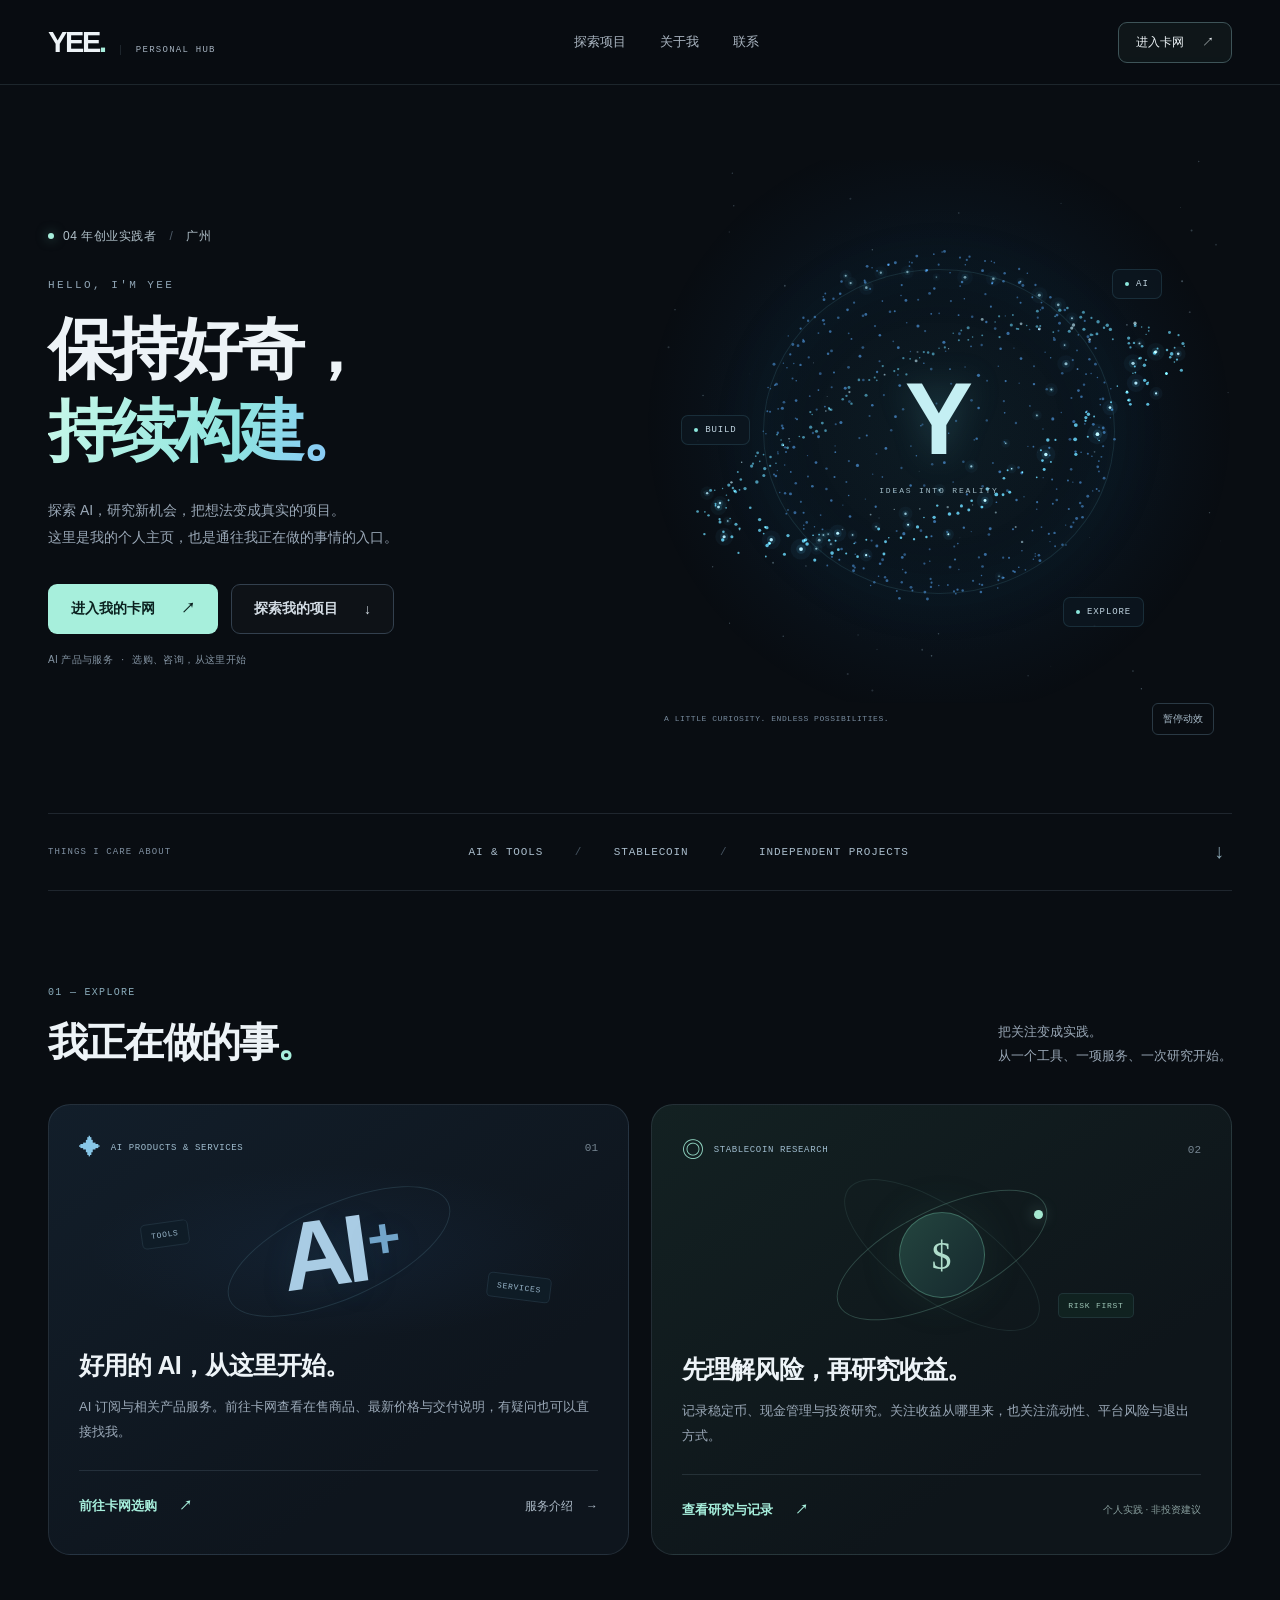
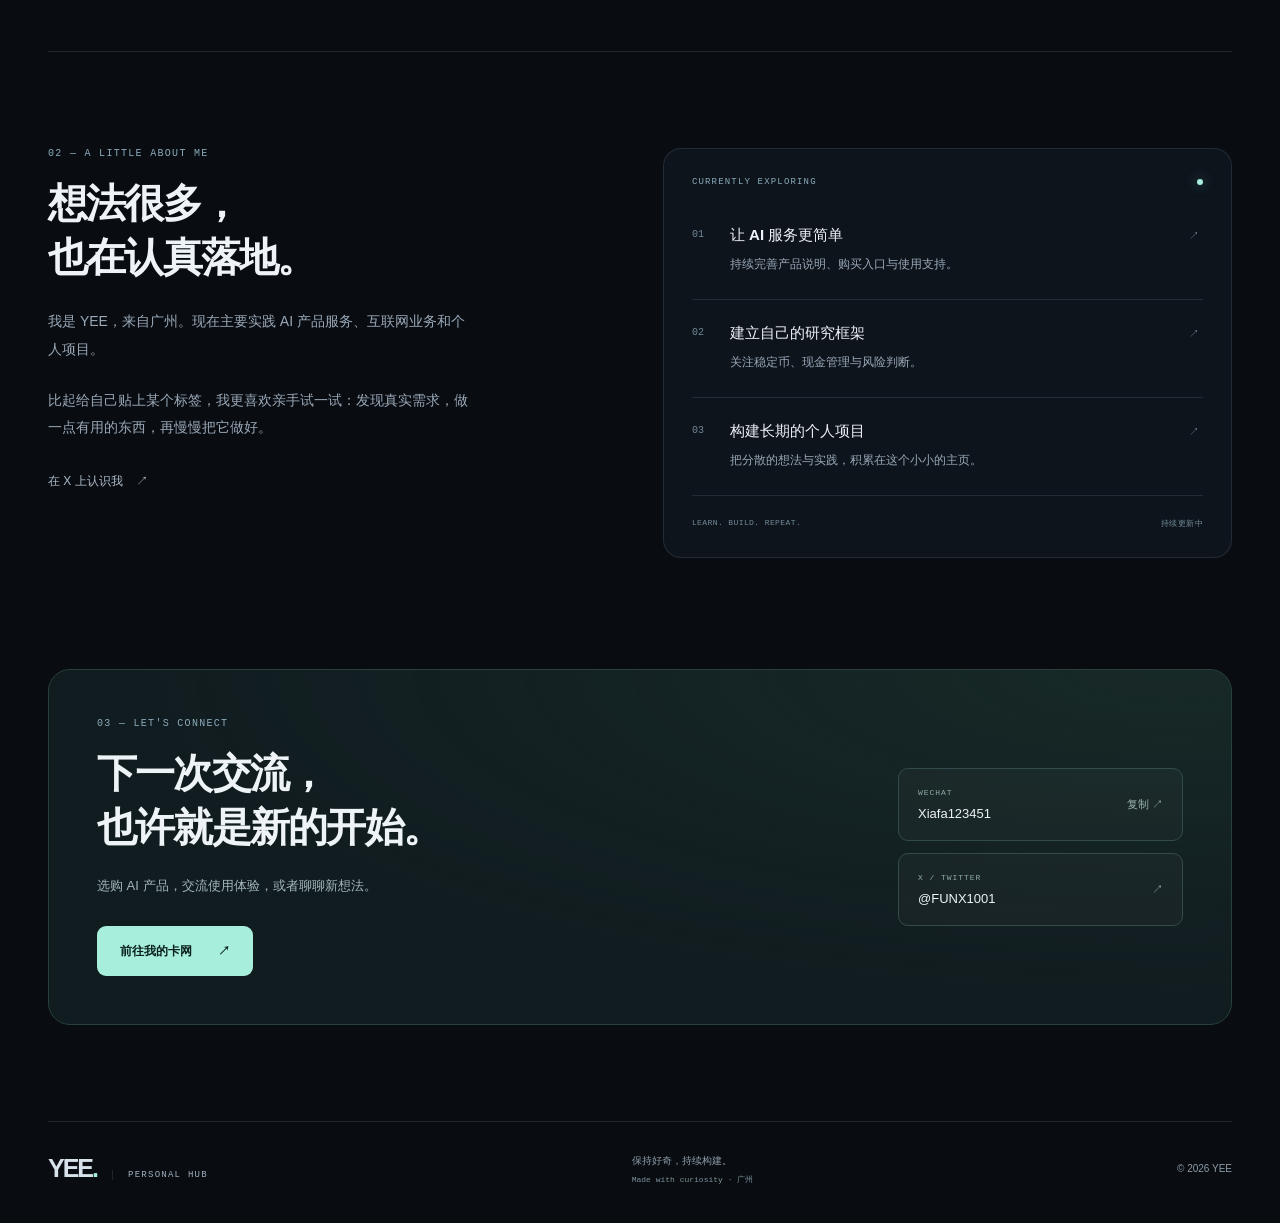
<file: index.html>
<!DOCTYPE html>
<html lang="zh-CN">
<head>
  <meta charset="UTF-8">
  <meta name="viewport" content="width=device-width, initial-scale=1.0">
  <meta name="description" content="我是 YEE，04 年创业实践者，坐标广州。探索 AI 产品、稳定币研究与个人项目，也在这里分享我的 AI 服务与卡网入口。">
  <meta name="theme-color" content="#090d12">
  <meta property="og:title" content="YEE｜保持好奇，持续构建。">
  <meta property="og:description" content="AI 产品与服务、稳定币研究，以及一个持续生长的个人世界。">
  <meta property="og:type" content="website">
  <meta property="og:url" content="https://yee-ai-site.pages.dev/">
  <link rel="canonical" href="https://yee-ai-site.pages.dev/">
  <link rel="icon" href="/assets/images/favicon.svg" type="image/svg+xml">
  <link rel="stylesheet" href="/assets/css/styles.css?v=20261112">
  <title>YEE｜Personal Hub</title>
</head>
<body class="home">
  <a class="skip-link" href="#main-content">跳转到正文</a>
  <header class="site-nav">
    <nav class="nav-inner shell" aria-label="主导航">
      <a class="wordmark" href="/" aria-label="YEE 个人主页">YEE<span class="wordmark-dot">.</span><small>PERSONAL HUB</small></a>
      <div class="nav-links"><a href="#focus">探索项目</a><a href="#about">关于我</a><a href="#contact">联系</a></div>
      <a class="nav-action" href="https://yeeai.de5.net/" target="_blank" rel="noopener noreferrer">进入卡网 <span aria-hidden="true">↗</span></a>
    </nav>
  </header>
  <main id="main-content">
    <section class="home-hero shell" aria-labelledby="hero-title">
      <div class="hero-main">
        <p class="eyebrow"><span class="status-dot" aria-hidden="true"></span>04 年创业实践者 <span class="eyebrow-divider">/</span> 广州</p>
        <p class="hero-greeting">HELLO, I'M YEE</p>
        <h1 id="hero-title">保持好奇，<br><span>持续构建。</span></h1>
        <p class="home-hero-copy">探索 AI，研究新机会，把想法变成真实的项目。<br class="desktop-break">这里是我的个人主页，也是通往我正在做的事情的入口。</p>
        <div class="hero-actions">
          <a class="button-primary" href="https://yeeai.de5.net/" target="_blank" rel="noopener noreferrer">进入我的卡网 <span aria-hidden="true">↗</span></a>
          <a class="button-secondary" href="#focus">探索我的项目 <span aria-hidden="true">↓</span></a>
        </div>
        <p class="hero-footnote">AI 产品与服务 <span>·</span> 选购、咨询，从这里开始</p>
      </div>
      <div class="hero-art">
        <div class="particle-stage" aria-hidden="true">
          <div class="orb-fallback"></div>
          <canvas id="particle-canvas"></canvas>
          <div class="orb-center"><span>Y</span><small>IDEAS INTO REALITY</small></div>
          <span class="orb-label label-ai"><i></i>AI</span>
          <span class="orb-label label-build"><i></i>BUILD</span>
          <span class="orb-label label-explore"><i></i>EXPLORE</span>
        </div>
        <div class="art-caption"><span>A LITTLE CURIOSITY. ENDLESS POSSIBILITIES.</span><button id="motion-toggle" type="button" aria-pressed="false" aria-controls="particle-canvas" hidden>暂停动效</button></div>
      </div>
    </section>
    <div class="interest-strip shell" aria-label="关注方向"><span>THINGS I CARE ABOUT</span><p>AI & TOOLS <i>/</i> STABLECOIN <i>/</i> INDEPENDENT PROJECTS</p><a href="#focus" aria-label="向下查看项目">↓</a></div>
    <section class="section shell" id="focus" aria-labelledby="focus-title">
      <div class="section-head reveal"><div><p class="section-index">01 — EXPLORE</p><h2 id="focus-title">我正在做的事<span class="accent">。</span></h2></div><p>把关注变成实践。<br>从一个工具、一项服务、一次研究开始。</p></div>
      <div class="project-grid">
        <article class="project-card project-ai reveal">
          <div class="project-top"><span class="project-category"><span class="project-icon" aria-hidden="true">✦</span>AI PRODUCTS & SERVICES</span><span class="project-number">01</span></div>
          <div class="project-art ai-art" aria-hidden="true"><span class="ai-art-line"></span><span class="ai-letter">AI<span>+</span></span><span class="mini-tag tag-one">TOOLS</span><span class="mini-tag tag-two">SERVICES</span></div>
          <div class="project-copy"><h3>好用的 AI，从这里开始。</h3><p>AI 订阅与相关产品服务。前往卡网查看在售商品、最新价格与交付说明，有疑问也可以直接找我。</p></div>
          <div class="project-links"><a class="text-link" href="https://yeeai.de5.net/" target="_blank" rel="noopener noreferrer">前往卡网选购 <span aria-hidden="true">↗</span></a><a class="subtle-link" href="/ai/">服务介绍 <span aria-hidden="true">→</span></a></div>
        </article>
        <article class="project-card project-research reveal">
          <div class="project-top"><span class="project-category"><span class="project-icon" aria-hidden="true">◎</span>STABLECOIN RESEARCH</span><span class="project-number">02</span></div>
          <div class="project-art research-art" aria-hidden="true"><div class="research-orbit orbit-one"></div><div class="research-orbit orbit-two"></div><div class="research-core">$</div><span class="research-dot"></span><span class="mini-tag tag-three">RISK FIRST</span></div>
          <div class="project-copy"><h3>先理解风险，再研究收益。</h3><p>记录稳定币、现金管理与投资研究。关注收益从哪里来，也关注流动性、平台风险与退出方式。</p></div>
          <div class="project-links"><a class="text-link" href="/stablecoin/">查看研究与记录 <span aria-hidden="true">↗</span></a><span class="project-note">个人实践 · 非投资建议</span></div>
        </article>
      </div>
    </section>
    <section class="section shell about-section" id="about" aria-labelledby="about-title">
      <div class="about-intro reveal"><p class="section-index">02 — A LITTLE ABOUT ME</p><h2 id="about-title">想法很多，<br>也在认真落地。</h2><p>我是 YEE，来自广州。现在主要实践 AI 产品服务、互联网业务和个人项目。</p><p>比起给自己贴上某个标签，我更喜欢亲手试一试：发现真实需求，做一点有用的东西，再慢慢把它做好。</p><a class="subtle-link" href="https://x.com/FUNX1001" target="_blank" rel="noopener noreferrer">在 X 上认识我 <span aria-hidden="true">↗</span></a></div>
      <div class="now-panel reveal"><div class="now-panel-head"><span class="section-index">CURRENTLY EXPLORING</span><span class="status-dot" aria-hidden="true"></span></div><article><span>01</span><div><h3>让 AI 服务更简单</h3><p>持续完善产品说明、购买入口与使用支持。</p></div><span class="now-arrow" aria-hidden="true">↗</span></article><article><span>02</span><div><h3>建立自己的研究框架</h3><p>关注稳定币、现金管理与风险判断。</p></div><span class="now-arrow" aria-hidden="true">↗</span></article><article><span>03</span><div><h3>构建长期的个人项目</h3><p>把分散的想法与实践，积累在这个小小的主页。</p></div><span class="now-arrow" aria-hidden="true">↗</span></article><div class="now-panel-foot"><span>LEARN. BUILD. REPEAT.</span><span>持续更新中</span></div></div>
    </section>
    <section class="section shell contact-section" id="contact" aria-labelledby="contact-title">
      <div class="contact-panel reveal"><div><p class="section-index">03 — LET'S CONNECT</p><h2 id="contact-title">下一次交流，<br>也许就是新的开始。</h2><p>选购 AI 产品，交流使用体验，或者聊聊新想法。</p><a class="button-primary" href="https://yeeai.de5.net/" target="_blank" rel="noopener noreferrer">前往我的卡网 <span aria-hidden="true">↗</span></a></div><div class="contact-buttons"><button class="copy-wechat" type="button"><span><small>WECHAT</small> Xiafa123451</span><span>复制 ↗</span></button><a href="https://x.com/FUNX1001" target="_blank" rel="noopener noreferrer"><span><small>X / TWITTER</small> @FUNX1001</span><span aria-hidden="true">↗</span></a></div></div>
    </section>
  </main>
  <footer class="site-footer shell"><a class="wordmark" href="/">YEE<span class="wordmark-dot">.</span><small>PERSONAL HUB</small></a><p>保持好奇，持续构建。<span class="footer-location">Made with curiosity · 广州</span></p><span>© 2026 YEE</span></footer>
  <div class="toast" id="toast" role="status" aria-live="polite"></div>
  <script src="/assets/js/main.js?v=20261112" defer></script>
  <script src="/assets/js/particles.js?v=20261112" defer></script>
</body>
</html>
</file>
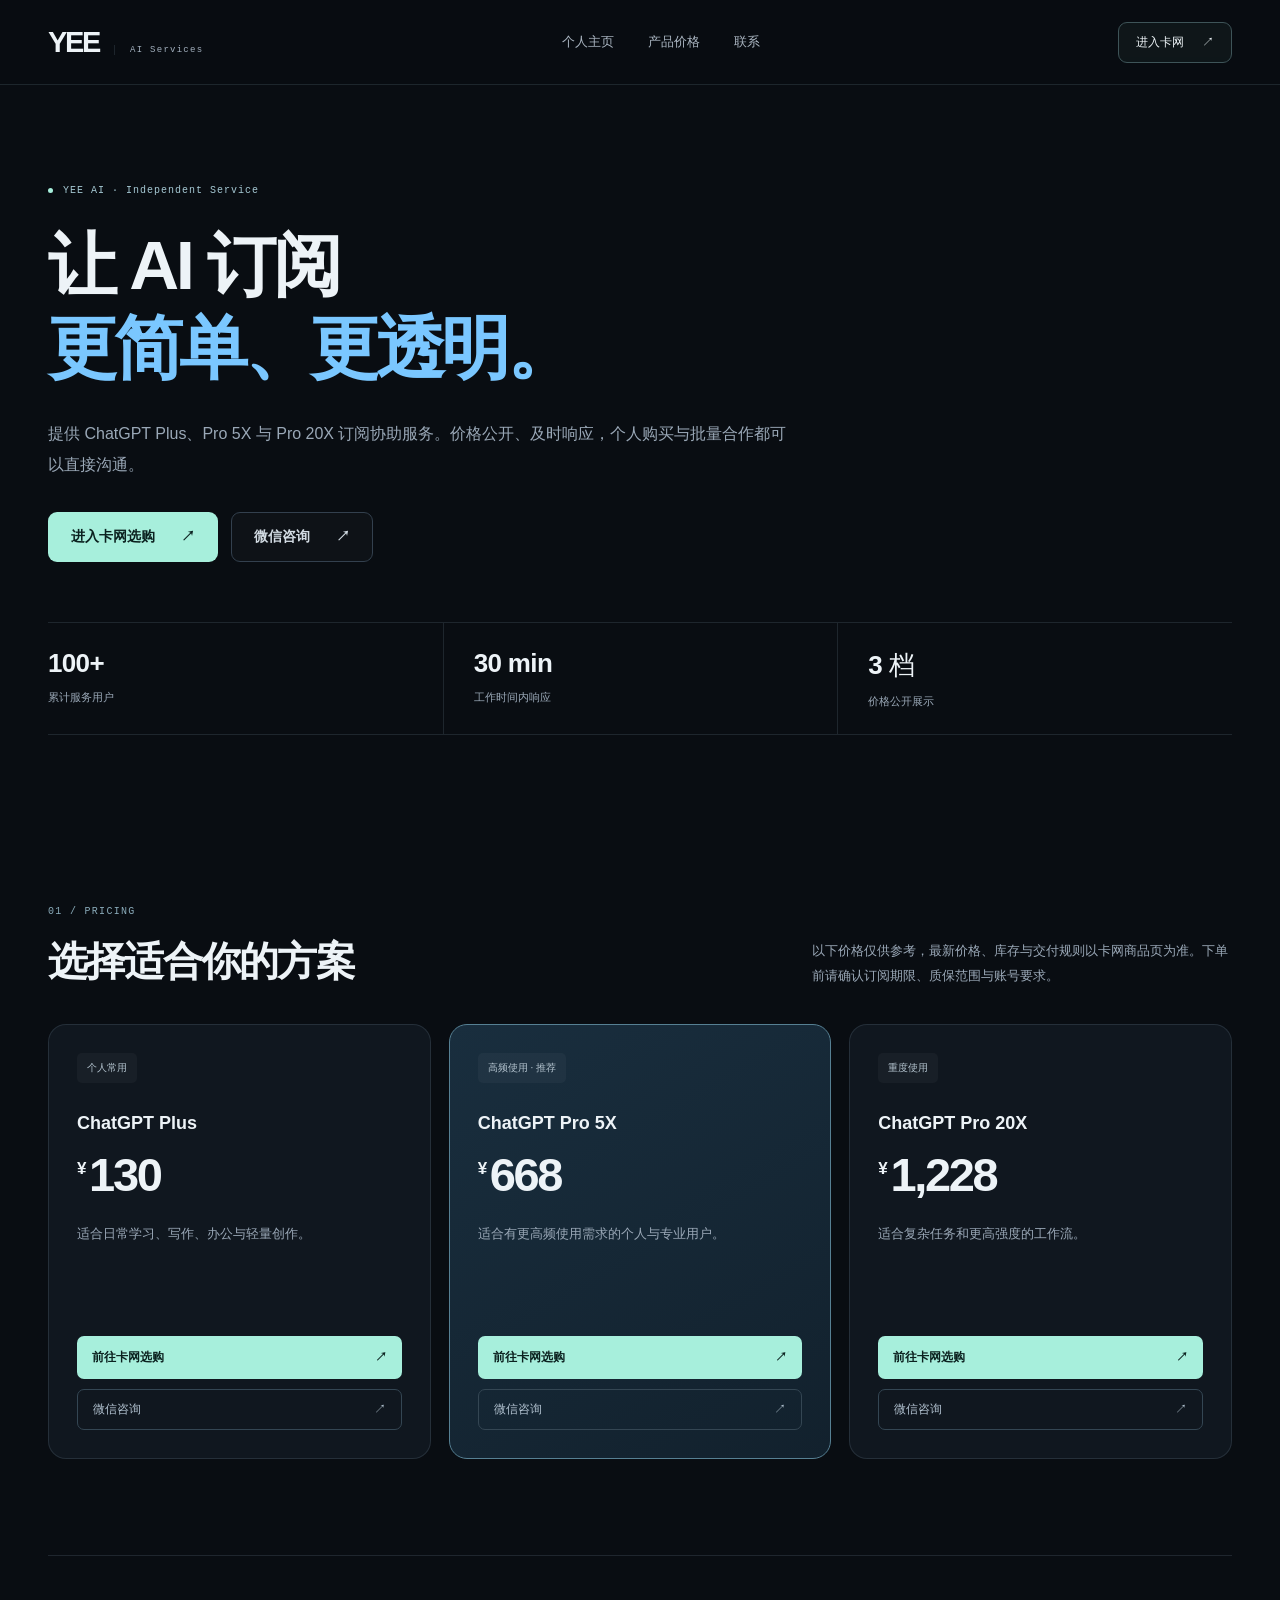
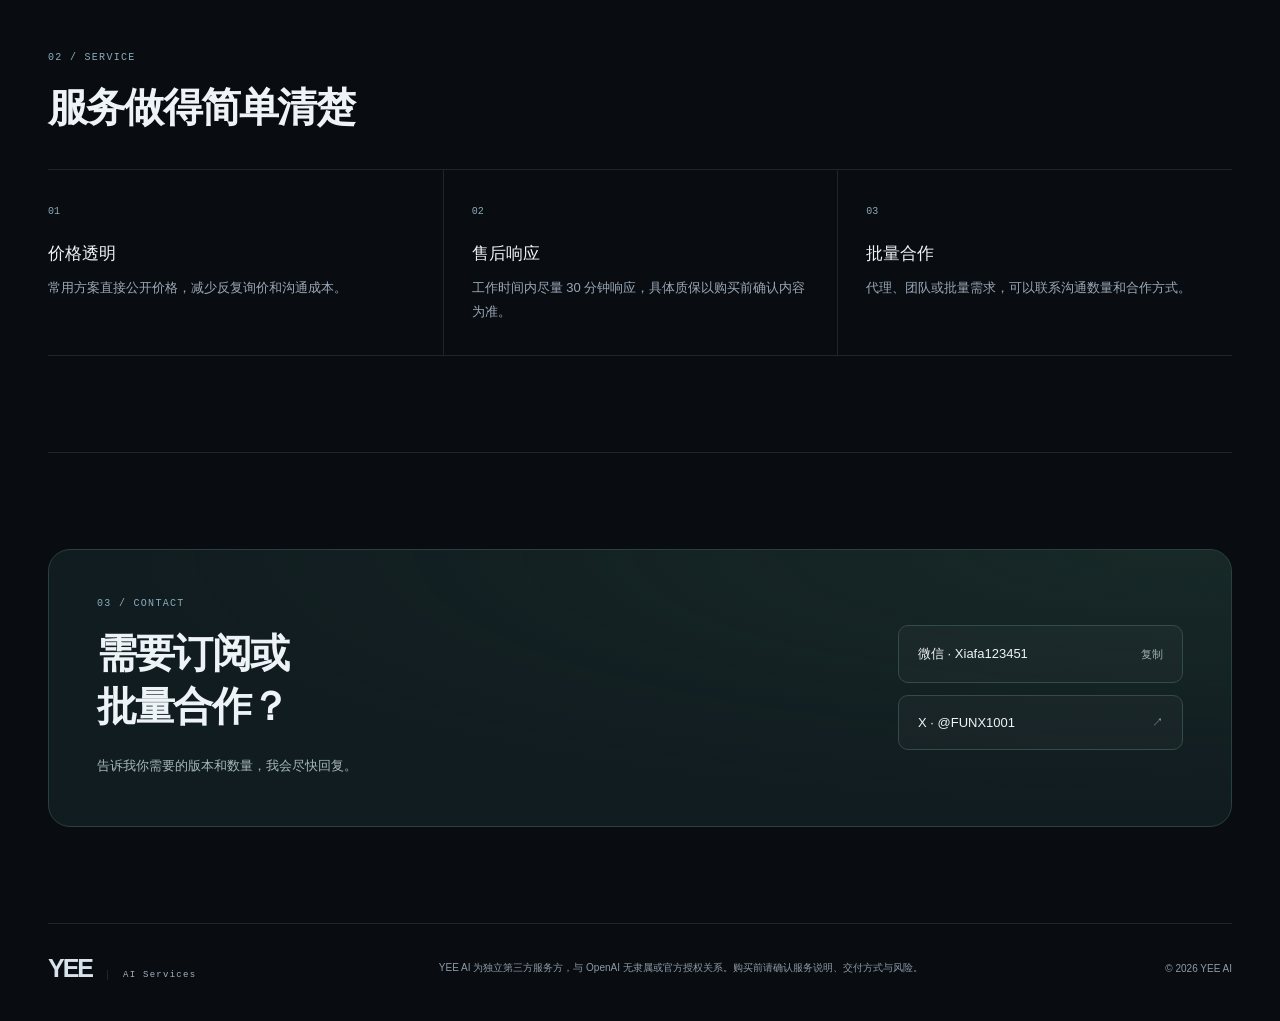
<file: ai/index.html>
<!DOCTYPE html>
<html lang="zh-CN">
<head>
  <meta charset="UTF-8">
  <meta name="viewport" content="width=device-width, initial-scale=1.0">
  <meta name="description" content="YEE AI 提供 ChatGPT Plus、Pro 5X 与 Pro 20X 订阅协助服务，价格公开，售后及时。">
  <meta name="theme-color" content="#090d12">
  <meta property="og:title" content="YEE AI｜AI 产品与服务">
  <meta property="og:description" content="ChatGPT 订阅协助、清晰价格与及时售后。">
  <meta property="og:type" content="website">
  <meta property="og:url" content="https://yee-ai-site.pages.dev/ai/">
  <title>YEE AI｜AI 产品与服务</title>
  <link rel="canonical" href="https://yee-ai-site.pages.dev/ai/">
  <link rel="icon" type="image/svg+xml" href="/assets/images/favicon.svg">
  <link rel="stylesheet" href="../assets/css/styles.css?v=20261112">
</head>
<body class="inner-page">
  <a class="skip-link" href="#main-content">跳转到正文</a>
  <nav class="site-nav" aria-label="主导航">
    <div class="nav-inner shell">
      <a class="wordmark" href="../">YEE<small>AI Services</small></a>
      <div class="nav-links"><a href="../">个人主页</a><a href="#plans">产品价格</a><a href="#contact">联系</a></div>
      <a class="nav-action" href="https://yeeai.de5.net/" target="_blank" rel="noopener noreferrer">进入卡网 <span aria-hidden="true">↗</span></a>
    </div>
  </nav>

  <main id="main-content">
    <section class="page-hero ai shell">
      <p class="kicker reveal">YEE AI · Independent Service</p>
      <h1 class="reveal">让 AI 订阅<br><em>更简单、更透明。</em></h1>
      <p class="page-hero-copy reveal">提供 ChatGPT Plus、Pro 5X 与 Pro 20X 订阅协助服务。价格公开、及时响应，个人购买与批量合作都可以直接沟通。</p>
      <div class="hero-actions reveal">
        <a class="button-primary" href="https://yeeai.de5.net/" target="_blank" rel="noopener noreferrer">进入卡网选购 <span aria-hidden="true">↗</span></a>
        <button class="button-secondary copy-wechat" type="button">微信咨询 <span>↗</span></button>
      </div>
      <div class="page-summary reveal" aria-label="服务数据">
        <article><strong>100+</strong><span>累计服务用户</span></article>
        <article><strong>30 min</strong><span>工作时间内响应</span></article>
        <article><strong>3 档</strong><span>价格公开展示</span></article>
      </div>
    </section>

    <section class="section shell" id="plans">
      <div class="section-head reveal">
        <div><p class="section-index">01 / PRICING</p><h2>选择适合你的方案</h2></div>
        <p>以下价格仅供参考，最新价格、库存与交付规则以卡网商品页为准。下单前请确认订阅期限、质保范围与账号要求。</p>
      </div>
      <div class="plan-grid">
        <article class="plan-card reveal">
          <span class="plan-label">个人常用</span>
          <h3>ChatGPT Plus</h3>
          <div class="price"><small>¥</small>130</div>
          <p>适合日常学习、写作、办公与轻量创作。</p>
          <a class="plan-buy" href="https://yeeai.de5.net/" target="_blank" rel="noopener noreferrer">前往卡网选购 <span aria-hidden="true">↗</span></a>
          <button class="copy-wechat plan-consult" type="button">微信咨询 <span aria-hidden="true">↗</span></button>
        </article>
        <article class="plan-card featured reveal">
          <span class="plan-label">高频使用 · 推荐</span>
          <h3>ChatGPT Pro 5X</h3>
          <div class="price"><small>¥</small>668</div>
          <p>适合有更高频使用需求的个人与专业用户。</p>
          <a class="plan-buy" href="https://yeeai.de5.net/" target="_blank" rel="noopener noreferrer">前往卡网选购 <span aria-hidden="true">↗</span></a>
          <button class="copy-wechat plan-consult" type="button">微信咨询 <span aria-hidden="true">↗</span></button>
        </article>
        <article class="plan-card reveal">
          <span class="plan-label">重度使用</span>
          <h3>ChatGPT Pro 20X</h3>
          <div class="price"><small>¥</small>1,228</div>
          <p>适合复杂任务和更高强度的工作流。</p>
          <a class="plan-buy" href="https://yeeai.de5.net/" target="_blank" rel="noopener noreferrer">前往卡网选购 <span aria-hidden="true">↗</span></a>
          <button class="copy-wechat plan-consult" type="button">微信咨询 <span aria-hidden="true">↗</span></button>
        </article>
      </div>
    </section>

    <section class="section shell">
      <div class="section-head reveal"><div><p class="section-index">02 / SERVICE</p><h2>服务做得简单清楚</h2></div></div>
      <div class="feature-list reveal">
        <article><span>01</span><h3>价格透明</h3><p>常用方案直接公开价格，减少反复询价和沟通成本。</p></article>
        <article><span>02</span><h3>售后响应</h3><p>工作时间内尽量 30 分钟响应，具体质保以购买前确认内容为准。</p></article>
        <article><span>03</span><h3>批量合作</h3><p>代理、团队或批量需求，可以联系沟通数量和合作方式。</p></article>
      </div>
    </section>

    <section class="section shell" id="contact">
      <div class="contact-panel reveal">
        <div><p class="section-index">03 / CONTACT</p><h2>需要订阅或<br>批量合作？</h2><p>告诉我你需要的版本和数量，我会尽快回复。</p></div>
        <div class="contact-buttons">
          <button class="copy-wechat" type="button"><span>微信 · Xiafa123451</span><span>复制</span></button>
          <a href="https://x.com/FUNX1001" target="_blank" rel="noopener noreferrer"><span>X · @FUNX1001</span><span>↗</span></a>
        </div>
      </div>
    </section>
  </main>

  <footer class="site-footer shell">
    <a class="wordmark" href="../">YEE<small>AI Services</small></a>
    <p>YEE AI 为独立第三方服务方，与 OpenAI 无隶属或官方授权关系。购买前请确认服务说明、交付方式与风险。</p>
    <span>© 2026 YEE AI</span>
  </footer>
  <div class="toast" id="toast" role="status" aria-live="polite"></div>
  <script src="../assets/js/main.js?v=20261112"></script>
</body>
</html>
</file>
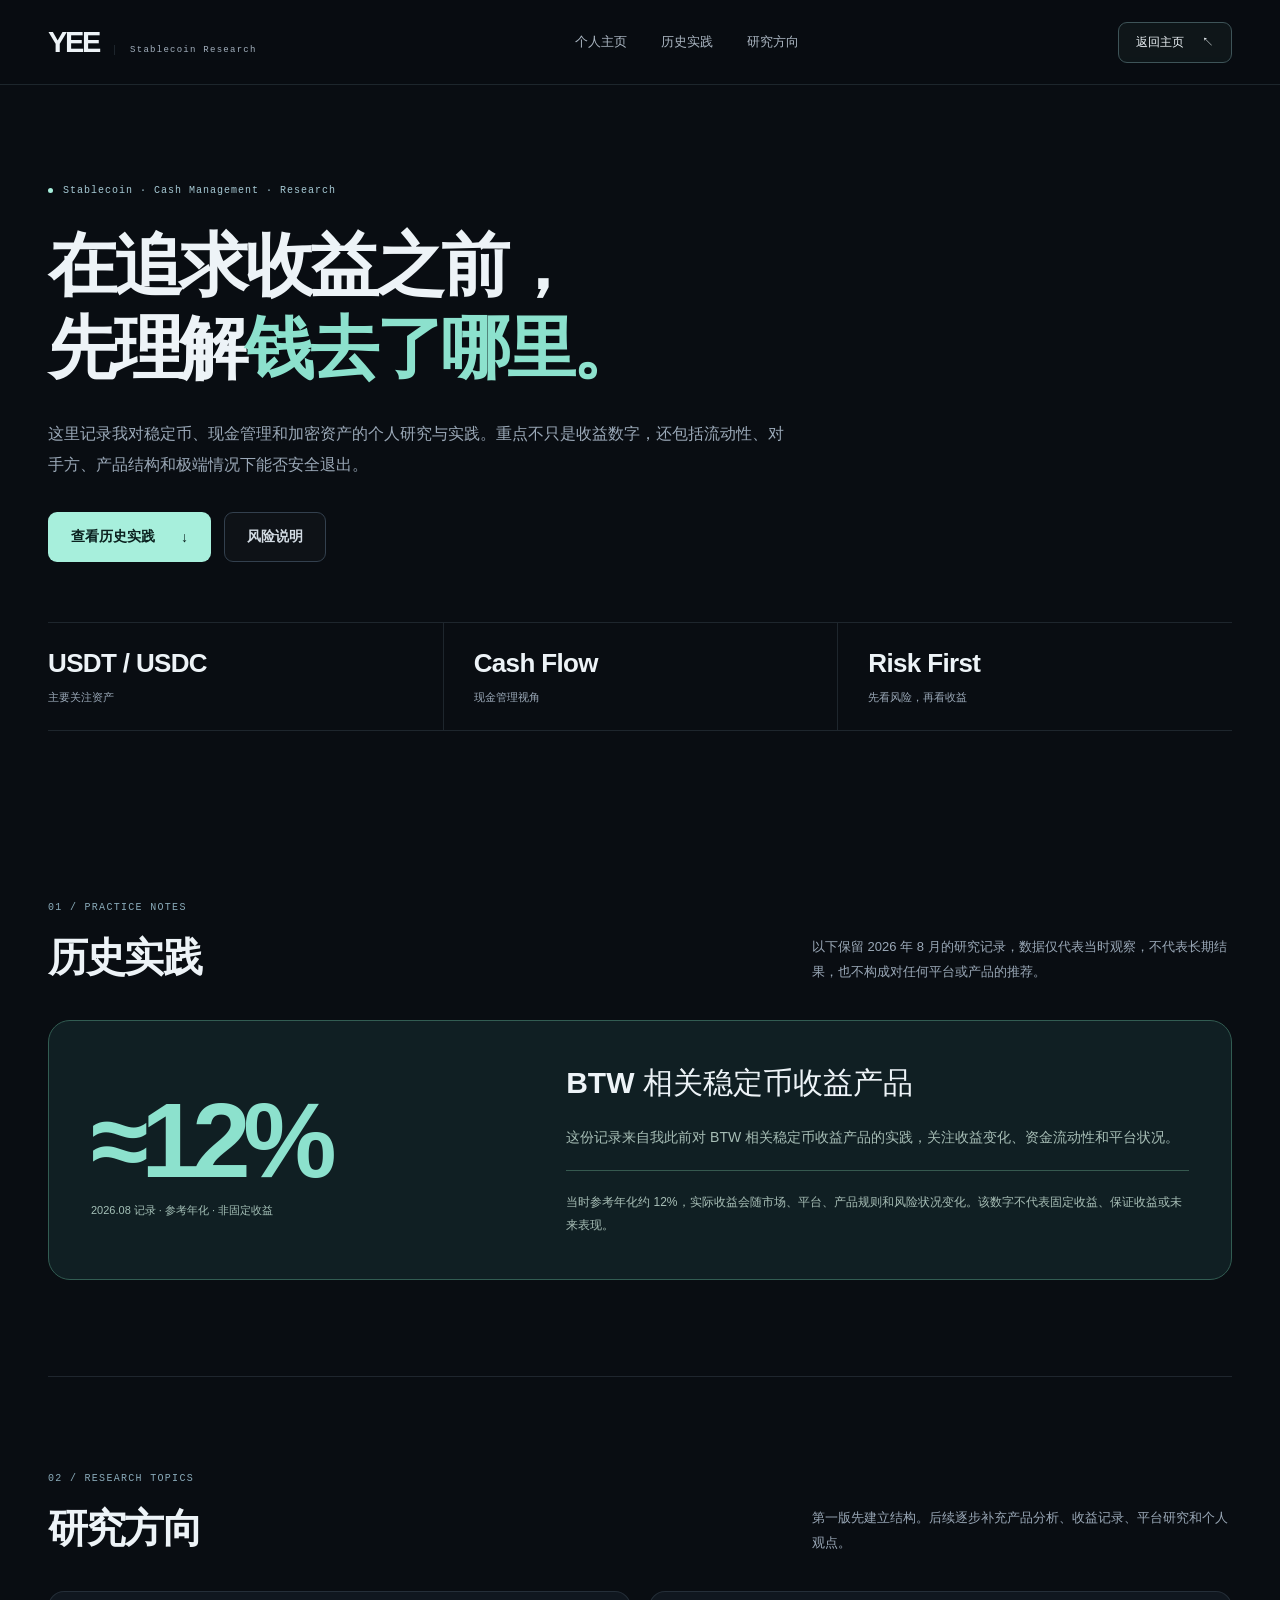
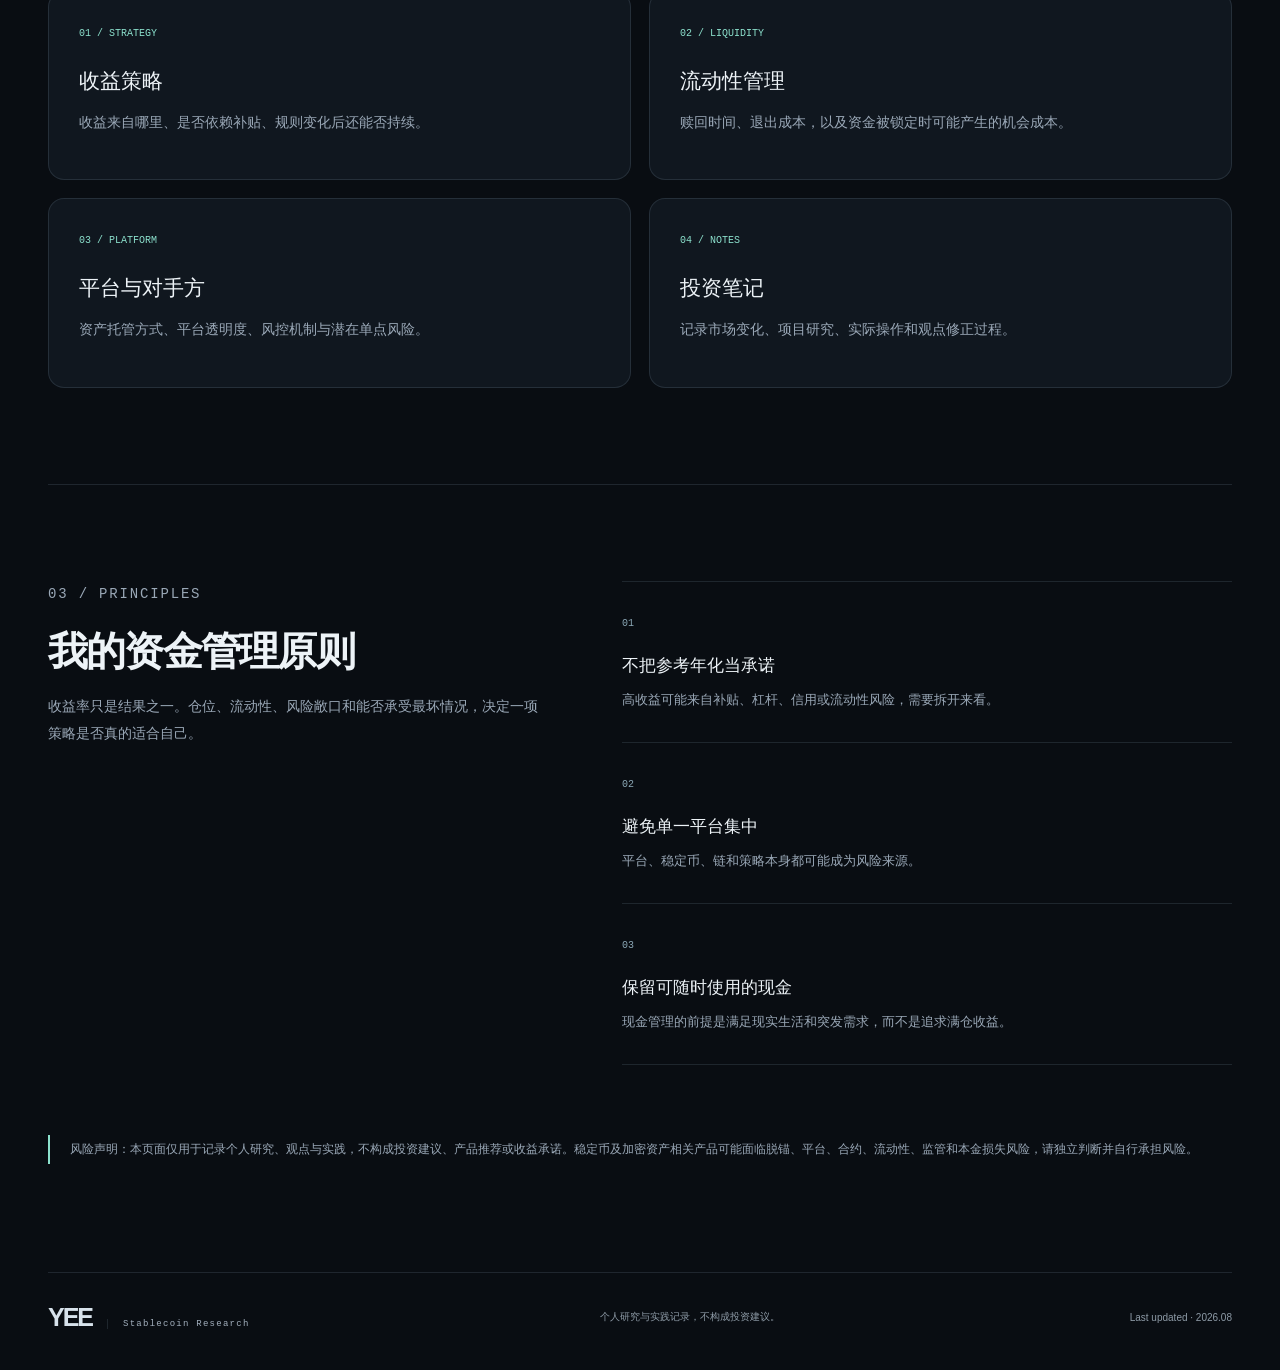
<file: stablecoin/index.html>
<!DOCTYPE html>
<html lang="zh-CN">
<head>
  <meta charset="UTF-8">
  <meta name="viewport" content="width=device-width, initial-scale=1.0">
  <meta name="description" content="YEE 的稳定币、现金管理与投资研究记录，关注收益策略、流动性和平台风险。">
  <meta name="theme-color" content="#090d12">
  <meta property="og:title" content="YEE｜稳定币与投资研究">
  <meta property="og:description" content="稳定币收益策略、现金管理、平台研究与风险判断。">
  <meta property="og:type" content="website">
  <title>YEE｜稳定币与投资研究</title>
  <link rel="canonical" href="https://yee-ai-site.pages.dev/stablecoin/">
  <meta property="og:url" content="https://yee-ai-site.pages.dev/stablecoin/">
  <link rel="icon" type="image/svg+xml" href="/assets/images/favicon.svg">
  <link rel="stylesheet" href="../assets/css/styles.css?v=20261112">
</head>
<body class="inner-page">
  <a class="skip-link" href="#main-content">跳转到正文</a>
  <nav class="site-nav" aria-label="主导航">
    <div class="nav-inner shell">
      <a class="wordmark" href="../">YEE<small>Stablecoin Research</small></a>
      <div class="nav-links"><a href="../">个人主页</a><a href="#practice">历史实践</a><a href="#topics">研究方向</a></div>
      <a class="nav-action" href="../">返回主页 <span>↖</span></a>
    </div>
  </nav>

  <main id="main-content">
    <section class="page-hero stable shell">
      <p class="kicker reveal">Stablecoin · Cash Management · Research</p>
      <h1 class="reveal">在追求收益之前，<br>先理解<em>钱去了哪里。</em></h1>
      <p class="page-hero-copy reveal">这里记录我对稳定币、现金管理和加密资产的个人研究与实践。重点不只是收益数字，还包括流动性、对手方、产品结构和极端情况下能否安全退出。</p>
      <div class="hero-actions reveal"><a class="button-primary" href="#practice">查看历史实践 <span>↓</span></a><a class="button-secondary" href="#risk">风险说明</a></div>
      <div class="page-summary reveal" aria-label="研究范围">
        <article><strong>USDT / USDC</strong><span>主要关注资产</span></article>
        <article><strong>Cash Flow</strong><span>现金管理视角</span></article>
        <article><strong>Risk First</strong><span>先看风险，再看收益</span></article>
      </div>
    </section>

    <section class="section shell" id="practice">
      <div class="section-head reveal">
        <div><p class="section-index">01 / PRACTICE NOTES</p><h2>历史实践</h2></div>
        <p>以下保留 2026 年 8 月的研究记录，数据仅代表当时观察，不代表长期结果，也不构成对任何平台或产品的推荐。</p>
      </div>
      <div class="yield-card reveal">
        <div class="yield-number"><strong>≈12%</strong><span>2026.08 记录 · 参考年化 · 非固定收益</span></div>
        <div class="yield-copy">
          <h2>BTW 相关稳定币收益产品</h2>
          <p>这份记录来自我此前对 BTW 相关稳定币收益产品的实践，关注收益变化、资金流动性和平台状况。</p>
          <p class="risk-note">当时参考年化约 12%，实际收益会随市场、平台、产品规则和风险状况变化。该数字不代表固定收益、保证收益或未来表现。</p>
        </div>
      </div>
    </section>

    <section class="section shell" id="topics">
      <div class="section-head reveal">
        <div><p class="section-index">02 / RESEARCH TOPICS</p><h2>研究方向</h2></div>
        <p>第一版先建立结构。后续逐步补充产品分析、收益记录、平台研究和个人观点。</p>
      </div>
      <div class="topic-grid">
        <article class="topic-card reveal"><span>01 / STRATEGY</span><h3>收益策略</h3><p>收益来自哪里、是否依赖补贴、规则变化后还能否持续。</p></article>
        <article class="topic-card reveal"><span>02 / LIQUIDITY</span><h3>流动性管理</h3><p>赎回时间、退出成本，以及资金被锁定时可能产生的机会成本。</p></article>
        <article class="topic-card reveal"><span>03 / PLATFORM</span><h3>平台与对手方</h3><p>资产托管方式、平台透明度、风控机制与潜在单点风险。</p></article>
        <article class="topic-card reveal"><span>04 / NOTES</span><h3>投资笔记</h3><p>记录市场变化、项目研究、实际操作和观点修正过程。</p></article>
      </div>
    </section>

    <section class="section shell" id="risk">
      <div class="about-grid">
        <div class="split-copy reveal"><p class="section-index">03 / PRINCIPLES</p><h2>我的资金管理原则</h2><p>收益率只是结果之一。仓位、流动性、风险敞口和能否承受最坏情况，决定一项策略是否真的适合自己。</p></div>
        <div class="feature-list reveal" style="grid-template-columns: 1fr;">
          <article><span>01</span><h3>不把参考年化当承诺</h3><p>高收益可能来自补贴、杠杆、信用或流动性风险，需要拆开来看。</p></article>
          <article style="border-left:0;border-top:1px solid var(--line);padding-left:0;"><span>02</span><h3>避免单一平台集中</h3><p>平台、稳定币、链和策略本身都可能成为风险来源。</p></article>
          <article style="border-left:0;border-top:1px solid var(--line);padding-left:0;"><span>03</span><h3>保留可随时使用的现金</h3><p>现金管理的前提是满足现实生活和突发需求，而不是追求满仓收益。</p></article>
        </div>
      </div>
      <p class="disclaimer reveal" style="margin-top:70px;">风险声明：本页面仅用于记录个人研究、观点与实践，不构成投资建议、产品推荐或收益承诺。稳定币及加密资产相关产品可能面临脱锚、平台、合约、流动性、监管和本金损失风险，请独立判断并自行承担风险。</p>
    </section>
  </main>

  <footer class="site-footer shell">
    <a class="wordmark" href="../">YEE<small>Stablecoin Research</small></a>
    <p>个人研究与实践记录，不构成投资建议。</p>
    <span>Last updated · 2026.08</span>
  </footer>
  <div class="toast" id="toast" role="status" aria-live="polite"></div>
  <script src="../assets/js/main.js?v=20261112"></script>
</body>
</html>
</file>
<file: assets/css/styles.css>
:root {
  color-scheme: dark;
  --paper: #090d12;
  --surface: #10171f;
  --ink: #edf3f7;
  --muted: #9aa8b7;
  --line: rgba(180, 207, 230, .13);
  --blue: #7ac7ff;
  --blue-soft: #142c40;
  --green: #8ce1cd;
  --green-soft: #101f23;
  --accent: #a7efdc;
  --dark: #101a23;
  --radius: 22px;
}
* { box-sizing: border-box; }
html { scroll-behavior: smooth; scroll-padding-top: 100px; }
body { margin: 0; background: var(--paper); color: var(--ink); font-family: -apple-system, BlinkMacSystemFont, "Segoe UI", "PingFang SC", "Microsoft YaHei", sans-serif; -webkit-font-smoothing: antialiased; }
a { color: inherit; text-decoration: none; }
button { font: inherit; color: inherit; cursor: pointer; }
img { display: block; max-width: 100%; }
button, a { -webkit-tap-highlight-color: transparent; }
button:focus-visible, a:focus-visible { outline: 2px solid var(--accent); outline-offset: 6px; }
::selection { color: #090d12; background: var(--accent); }
[hidden] { display: none !important; }
.shell { width: min(1200px, calc(100% - 96px)); margin-inline: auto; }
.skip-link { position: fixed; top: 12px; left: 12px; z-index: 100; padding: 14px 20px; border-radius: 10px; color: #090d12; background: var(--accent); transform: translateY(-150%); }
.skip-link:focus { transform: translateY(0); }
.site-nav { position: sticky; top: 0; z-index: 30; border-bottom: 1px solid var(--line); background: rgba(9, 13, 18, .88); backdrop-filter: blur(18px); -webkit-backdrop-filter: blur(18px); }
.nav-inner { min-height: 84px; display: flex; justify-content: space-between; align-items: center; gap: 26px; }
.wordmark { display: inline-flex; align-items: baseline; font-size: 29px; font-weight: 820; letter-spacing: -.08em; white-space: nowrap; }
.wordmark-dot { color: var(--accent); }
.wordmark small { margin-left: 15px; padding-left: 15px; border-left: 1px solid var(--line); color: #a3b0be; font-family: ui-monospace, SFMono-Regular, Consolas, monospace; font-size: 9px; font-weight: 500; letter-spacing: .14em; }
.nav-links { display: flex; align-items: center; gap: 34px; color: #abb6c2; font-size: 13px; }
.nav-links a { padding-block: 12px; transition: color .2s; }
.nav-links a:hover { color: var(--accent); }
.nav-action { display: inline-flex; align-items: center; gap: 18px; border: 1px solid #3e5458; border-radius: 9px; padding: 11px 17px; font-size: 12px; background: rgba(167,239,220,.04); transition: border-color .2s, background .2s; }
.nav-action:hover { border-color: var(--accent); background: rgba(167,239,220,.09); }
.button-primary, .button-secondary { display: inline-flex; align-items: center; justify-content: center; gap: 26px; min-height: 50px; border: 1px solid transparent; border-radius: 9px; padding: 14px 22px; font-size: 14px; font-weight: 650; transition: background .2s, border-color .2s, transform .2s; }
.button-primary { color: #0b211f; background: var(--accent); }
.button-primary:hover { background: #c2f7e9; transform: translateY(-2px); }
.button-secondary { background: rgba(255,255,255,.025); border-color: #33404e; color: #d3dce4; }
.button-secondary:hover { border-color: #70858e; background: rgba(255,255,255,.05); }
.hero-actions { display: flex; align-items: center; flex-wrap: wrap; gap: 13px; margin-top: 32px; }
.accent { color: var(--accent); }
.home-hero { position: relative; display: grid; grid-template-columns: 1fr 1fr; align-items: center; gap: 12px; min-height: 660px; padding-block: 75px 78px; }
.hero-main { position: relative; z-index: 2; }
.eyebrow { display: flex; align-items: center; gap: 9px; margin: 0 0 34px; font-size: 12px; color: #b0c0c9; letter-spacing: .045em; }
.status-dot { flex-shrink: 0; display: inline-block; width: 6px; height: 6px; border-radius: 50%; background: var(--accent); box-shadow: 0 0 12px #7bd4bc88; }
.eyebrow-divider { color: #4e5b68; margin-inline: 4px; }
.hero-greeting { margin: 0 0 17px; color: #90a5b5; font-family: ui-monospace, SFMono-Regular, Consolas, monospace; letter-spacing: .22em; font-size: 11px; }
.home-hero h1 { font-size: clamp(50px, 5.2vw, 76px); line-height: 1.24; font-weight: 680; letter-spacing: -.055em; margin: 0; }
.home-hero h1 > span { color: var(--accent); background: linear-gradient(110deg, #c8f8e9, #8fe5df 58%, #86bfff); -webkit-background-clip: text; background-clip: text; -webkit-text-fill-color: transparent; }
.home-hero-copy { font-size: 14px; line-height: 1.95; color: var(--muted); margin: 24px 0 0; max-width: 500px; }
.hero-footnote { margin: 19px 0 0; font-size: 10px; color: #8595a4; letter-spacing: .035em; }
.hero-footnote span { margin-inline: 5px; }
.hero-art { min-width: 0; position: relative; }
.particle-stage { position: relative; width: 100%; aspect-ratio: 1.08; isolation: isolate; }
.particle-stage::before { content: ""; position: absolute; inset: 8%; z-index: -1; background: radial-gradient(ellipse, #25697b1b 0%, #1132440d 40%, transparent 70%); }
#particle-canvas { position: absolute; inset: 0; display: block; width: 100%; height: 100%; }
.orb-fallback { position: absolute; inset: 20%; border: 1px solid #70d9e522; border-radius: 50%; box-shadow: 0 0 70px #237db70d, inset 0 0 70px #237db70d; }
.orb-center { position: absolute; inset: 0; display: flex; flex-direction: column; align-items: center; justify-content: center; pointer-events: none; }
.orb-center > span { font-family: Arial, sans-serif; font-size: clamp(72px, 8vw, 112px); font-weight: 600; color: #c4eff3; text-shadow: 0 0 35px #5eb9c344; line-height: 1; }
.orb-center small { margin-top: 16px; font-family: ui-monospace, SFMono-Regular, Consolas, monospace; font-size: 8px; letter-spacing: .23em; color: #a1bcc7; }
.orb-label { display: inline-flex; gap: 7px; align-items: center; position: absolute; padding: 9px 12px; border-radius: 7px; border: 1px solid #3c687650; background: #0c1720dd; font: 9px ui-monospace, SFMono-Regular, Consolas, monospace; letter-spacing: .1em; color: #bfd3df; }
.orb-label i { display: block; width: 4px; height: 4px; border-radius: 50%; background: #8ce8dd; }
.label-ai { top: 20%; right: 12%; }
.label-build { left: 6%; top: 47%; }
.label-explore { right: 15%; bottom: 14%; }
.art-caption { display: flex; justify-content: space-between; align-items: center; gap: 10px; padding-inline: 18px; }
.art-caption > span { color: #778a9d; font: 8px ui-monospace, SFMono-Regular, Consolas, monospace; letter-spacing: .07em; }
#motion-toggle { border: 1px solid #2a3944; background: transparent; padding: 8px 10px; border-radius: 6px; font-size: 10px; color: #a7bac8; white-space: nowrap; }
#motion-toggle:hover { color: var(--accent); border-color: #5b7d80; }
.interest-strip { min-height: 78px; border-block: 1px solid var(--line); display: flex; justify-content: space-between; align-items: center; gap: 20px; font-family: ui-monospace, SFMono-Regular, Consolas, monospace; }
.interest-strip > span { font-size: 9px; letter-spacing: .12em; color: #8091a2; }
.interest-strip p { margin: 0; font-size: 11px; letter-spacing: .08em; color: #a9bccb; }
.interest-strip i { font-style: normal; color: #455360; margin-inline: 24px; }
.interest-strip > a { font: 20px sans-serif; color: #8aa6b3; padding: 8px; }
.section { padding-block: 96px; }
.section-index { margin: 0 0 18px; font: 10px ui-monospace, SFMono-Regular, Consolas, monospace; font-weight: 400; letter-spacing: .13em; color: #8aabba; }
.section-head { display: flex; align-items: flex-end; justify-content: space-between; gap: 50px; margin-bottom: 35px; }
.section-head h2, .about-intro h2, .split-copy h2, .contact-panel h2 { margin: 0; font-size: clamp(28px, 3.1vw, 43px); letter-spacing: -.045em; font-weight: 630; line-height: 1.35; }
.section-head > p { margin: 0; max-width: 420px; font-size: 13px; color: var(--muted); line-height: 1.9; }
.project-grid { display: grid; grid-template-columns: 1fr 1fr; gap: 22px; }
.project-card { border: 1px solid var(--line); border-radius: var(--radius); padding: 30px; overflow: hidden; position: relative; background: linear-gradient(145deg, #121e2a, #0e151d 70%); transition: border-color .3s, transform .3s; }
.project-card:hover { transform: translateY(-4px); border-color: #4f7a8990; }
.project-research { background: linear-gradient(145deg, #132122, #0e151a 70%); }
.project-top { display: flex; justify-content: space-between; align-items: center; gap: 15px; }
.project-category { display: flex; align-items: center; gap: 9px; font: 9px ui-monospace, SFMono-Regular, Consolas, monospace; letter-spacing: .07em; color: #a0bdcf; }
.project-icon { font: 22px sans-serif; color: #88c7e8; }
.project-research .project-icon { color: #94dac6; }
.project-number { color: #758591; font: 11px ui-monospace, SFMono-Regular, Consolas, monospace; }
.project-art { position: relative; height: 180px; display: grid; place-items: center; }
.ai-art { background: radial-gradient(ellipse, #22467628, transparent 68%); }
.ai-letter { font: 600 96px Arial,sans-serif; color: #a9cce4; letter-spacing: -.07em; text-shadow: 0 8px 35px #43779720; transform: rotate(-8deg); }
.ai-letter > span { color: #72a5ca; font-size: 57px; vertical-align: top; line-height: 1.7; margin-left: 5px; }
.ai-art-line { position: absolute; width: 240px; height: 95px; border: 1px solid #5f8fa039; border-radius: 50%; transform: rotate(-24deg); }
.mini-tag { font: 8px ui-monospace, SFMono-Regular, Consolas, monospace; color: #97b4c8; border: 1px solid #6e8ea52b; background: #101d28dd; padding: 7px 9px; border-radius: 5px; letter-spacing: .09em; position: absolute; }
.tag-one { left: 12%; top: 34%; transform: rotate(-8deg); }
.tag-two { right: 9%; bottom: 23%; transform: rotate(7deg); }
.research-orbit { position: absolute; width: 230px; height: 92px; border: 1px solid #6da79755; border-radius: 50%; transform: rotate(-26deg); }
.orbit-two { transform: rotate(35deg); border-color: #496e693d; }
.research-core { width: 86px; height: 86px; display: grid; place-items: center; border: 1px solid #6bb79c66; background: linear-gradient(130deg,#24453f,#15282d); box-shadow: 0 0 45px #4a8e7820; border-radius: 50%; font: 500 40px Georgia,serif; color: #afddcb; }
.research-dot { position: absolute; width: 9px; height: 9px; border-radius: 50%; background: #a5e8d0; left: calc(50% + 92px); top: 45px; box-shadow: 0 0 15px #a5e8d060; }
.tag-three { bottom: 15%; right: 13%; background: #102220; color: #9dc5b6; }
.project-copy h3 { margin: 8px 0 13px; font-size: clamp(19px, 2vw, 25px); font-weight: 600; letter-spacing: -.035em; }
.project-copy p { color: var(--muted); font-size: 13px; line-height: 1.9; margin: 0; min-height: 50px; }
.project-links { display: flex; justify-content: space-between; align-items: center; flex-wrap: wrap; gap: 18px; margin-top: 25px; padding-top: 21px; border-top: 1px solid var(--line); }
.text-link { display: inline-flex; align-items: center; gap: 22px; color: var(--accent); font-size: 13px; font-weight: 600; padding-block: 5px; }
.text-link span, .subtle-link span { display: inline-block; transition: transform .2s; }
.text-link:hover span, .subtle-link:hover span { transform: translate(2px,-2px); }
.subtle-link { display: inline-flex; align-items: center; gap: 13px; color: #acbac7; font-size: 12px; padding-block: 5px; }
.subtle-link:hover { color: var(--accent); }
.project-note { font-size: 10px; color: #879d9c; }
.about-section { display: grid; grid-template-columns: .95fr 1.05fr; gap: 100px; border-top: 1px solid var(--line); }
.about-intro > p:not(.section-index) { color: var(--muted); font-size: 14px; line-height: 1.95; max-width: 430px; margin: 24px 0 0; }
.about-intro > .subtle-link { margin-top: 26px; }
.now-panel { align-self: center; border: 1px solid var(--line); border-radius: 18px; padding: 28px; background: #0d141c; }
.now-panel-head { display: flex; align-items: center; justify-content: space-between; margin-bottom: 15px; }
.now-panel-head .section-index { margin: 0; font-size: 9px; }
.now-panel article { display: grid; grid-template-columns: 23px 1fr 14px; gap: 15px; padding: 24px 0; border-bottom: 1px solid var(--line); }
.now-panel article > span { color: #718697; font: 10px ui-monospace, SFMono-Regular, Consolas, monospace; padding-top: 3px; }
.now-panel h3 { margin: 0 0 9px; font-weight: 550; font-size: 15px; }
.now-panel p { margin: 0; color: var(--muted); font-size: 12px; line-height: 1.75; }
.now-panel-foot { display: flex; gap: 15px; justify-content: space-between; padding-top: 22px; color: #738c99; font: 8px ui-monospace, SFMono-Regular, Consolas, monospace; letter-spacing: .05em; }
.contact-section { padding-top: 15px; }
.contact-panel { overflow: hidden; position: relative; display: grid; grid-template-columns: 1fr auto; align-items: center; gap: 50px; border: 1px solid #28403e; border-radius: var(--radius); padding: 48px; background: radial-gradient(ellipse at 95% 0%, #23433655, transparent 65%), #111c20; }
.contact-panel p:not(.section-index) { color: #a4b8bd; margin: 20px 0 0; font-size: 13px; line-height: 1.85; }
.contact-panel .button-primary { margin-top: 28px; font-size: 12px; }
.contact-buttons { position: relative; display: grid; gap: 12px; min-width: 285px; }
.contact-buttons a, .contact-buttons button { display: flex; align-items: center; justify-content: space-between; gap: 25px; text-align: left; border: 1px solid #334b4c; border-radius: 10px; padding: 19px; background: rgba(255,255,255,.025); font-size: 13px; transition: border-color .2s; }
.contact-buttons a:hover, .contact-buttons button:hover { border-color: #83a99f; }
.contact-buttons small { display: block; color: #90aaa9; font: 8px ui-monospace, SFMono-Regular, Consolas, monospace; letter-spacing: .12em; margin-bottom: 9px; }
.contact-buttons > * > span:last-child { color: #99b1ad; font-size: 11px; }
.site-footer { display: flex; align-items: center; justify-content: space-between; gap: 30px; padding-block: 30px 38px; border-top: 1px solid var(--line); color: #8e9ba7; font-size: 10px; }
.site-footer .wordmark { color: #d7e2eb; font-size: 25px; }
.site-footer p { max-width: 640px; margin: 0; line-height: 1.8; }
.footer-location { display: block; color: #7c919b; font: 8px ui-monospace, SFMono-Regular, Consolas, monospace; margin-top: 4px; }
/* Inner pages retain their content and routes, sharing the new visual system. */
.page-hero { padding-block: 100px 75px; }
.kicker { display: flex; gap: 10px; align-items: center; color: #a6c9d4; font: 10px ui-monospace, SFMono-Regular, Consolas, monospace; letter-spacing: .1em; margin: 0 0 28px; }
.kicker::before { content: ""; width: 5px; height: 5px; border-radius: 50%; background: var(--accent); flex-shrink: 0; }
.page-hero h1 { margin: 0; font-size: clamp(40px, 5.4vw, 74px); font-weight: 640; line-height: 1.2; letter-spacing: -.05em; }
.page-hero h1 em { font-style: normal; color: var(--blue); }
.page-hero.stable h1 em { color: var(--green); }
.page-hero-copy { max-width: 740px; color: var(--muted); font-size: 16px; line-height: 1.95; margin-top: 28px; }
.page-summary { display: grid; grid-template-columns: repeat(3,1fr); margin-top: 60px; border-block: 1px solid var(--line); }
.page-summary article { padding: 25px 0; }
.page-summary article + article { padding-left: 30px; border-left: 1px solid var(--line); }
.page-summary strong { display: block; font-size: 26px; font-weight: 550; letter-spacing: -.025em; margin-bottom: 8px; }
.page-summary span { color: var(--muted); font-size: 11px; }
.inner-page .section + .section { border-top: 1px solid var(--line); }
.plan-grid { display: grid; grid-template-columns: repeat(3,1fr); gap: 18px; }
.plan-card { display: flex; flex-direction: column; min-height: 435px; border: 1px solid var(--line); background: var(--surface); padding: 28px; border-radius: 18px; }
.plan-card.featured { background: linear-gradient(150deg,#192e3e,#12212d); border-color: #568093; }
.plan-label { align-self: flex-start; font-size: 10px; color: #b4c4cf; padding: 8px 10px; background: #ffffff09; border-radius: 5px; }
.plan-card h3 { margin: 30px 0 13px; font-size: 18px; font-weight: 600; }
.price { font-size: 47px; font-weight: 600; letter-spacing: -.05em; margin-bottom: 20px; }
.price small { font-size: 17px; margin-right: 5px; vertical-align: super; }
.plan-card p { color: var(--muted); font-size: 13px; line-height: 1.9; margin: 0 0 22px; }
.plan-buy { display: flex; justify-content: space-between; gap: 15px; margin-top: auto; padding: 13px 15px; background: var(--accent); border-radius: 7px; color: #0b211f; font-size: 12px; font-weight: 600; }
.plan-buy:hover { background: #c2f7e9; }
.plan-card button { display: flex; align-items: center; justify-content: space-between; gap: 15px; padding: 11px 15px; border: 1px solid #344653; border-radius: 7px; background: transparent; font-size: 12px; margin-top: 10px; }
.plan-card .plan-consult { color: #b2c2d0; }
.feature-list { display: grid; grid-template-columns: repeat(3,1fr); border-block: 1px solid var(--line); }
.feature-list article { padding: 30px 28px 30px 0; }
.feature-list article + article { border-left: 1px solid var(--line); padding-left: 28px; }
.feature-list span { font: 10px ui-monospace, SFMono-Regular, Consolas, monospace; color: #8ba7b5; }
.feature-list h3 { font-size: 17px; margin: 24px 0 11px; font-weight: 550; }
.feature-list p { font-size: 13px; color: var(--muted); line-height: 1.85; margin: 0; }
.yield-card { display: grid; grid-template-columns: .8fr 1.2fr; gap: 60px; padding: 42px; border: 1px solid #325c52; border-radius: 22px; background: var(--green-soft); }
.yield-number { align-self: center; }
.yield-number strong { display: block; font-size: clamp(60px,9vw,105px); font-weight: 550; color: var(--green); letter-spacing: -.07em; }
.yield-number span { display: block; font-size: 11px; line-height: 1.7; color: #a4c0b7; }
.yield-copy h2 { font-size: 30px; font-weight: 550; margin: 0; }
.yield-copy p { margin: 20px 0 0; color: #a7beb6; font-size: 14px; line-height: 1.9; }
.risk-note { padding-top: 20px; border-top: 1px solid #36594f; font-size: 12px !important; }
.topic-grid { display: grid; grid-template-columns: repeat(2,1fr); gap: 18px; }
.topic-card { padding: 30px; background: var(--surface); border: 1px solid var(--line); border-radius: 16px; }
.topic-card > span { font: 10px ui-monospace, SFMono-Regular, Consolas, monospace; color: var(--green); }
.topic-card h3 { font-size: 21px; font-weight: 550; margin: 27px 0 10px; }
.topic-card p, .split-copy p { color: var(--muted); font-size: 14px; line-height: 1.9; }
.about-grid { display: grid; grid-template-columns: .9fr 1.1fr; gap: 75px; }
.disclaimer { border-left: 2px solid var(--green); padding: 3px 0 3px 20px; color: var(--muted); font-size: 12px; line-height: 1.9; }
.not-found { min-height: 100vh; display: grid; place-items: center; padding: 24px; text-align: center; }
.not-found strong { font-size: clamp(90px,20vw,170px); color: var(--accent); letter-spacing: -.09em; }
.not-found h1 { font-size: 28px; }
.not-found p { color: var(--muted); margin-bottom: 30px; }
.toast { position: fixed; bottom: 25px; left: 50%; max-width: calc(100% - 30px); z-index: 100; padding: 14px 21px; border: 1px solid #4a6c65; border-radius: 12px; background: #172823; color: #d9f9ed; opacity: 0; transform: translate(-50%,15px); pointer-events: none; transition: opacity .2s, transform .2s; font-size: 12px; }
.toast.show { opacity: 1; transform: translate(-50%,0); }
/* The page stays visible without JavaScript; JS only adds finite entrance animation. */
.reveal.visible { animation: enter .65s ease both; }
@keyframes enter { from { opacity: .25; transform: translateY(16px); } to { opacity: 1; transform: none; } }
@media (min-width: 1450px) { .home-hero { min-height: 700px; } }
@media (max-width: 1050px) {
  .shell { width: calc(100% - 64px); }
  .nav-links { gap: 24px; }
  .home-hero { gap: 0; min-height: 610px; padding-block: 65px; }
  .home-hero h1 { font-size: 57px; }
  .home-hero-copy { font-size: 13px; }
  .desktop-break { display: none; }
  .hero-actions { gap: 10px; }
  .button-primary, .button-secondary { padding: 13px 16px; gap: 15px; font-size: 13px; }
  .art-caption > span { max-width: 185px; line-height: 1.8; }
  .interest-strip i { margin-inline: 12px; }
  .interest-strip p { font-size: 9px; }
  .about-section { gap: 45px; }
  .contact-panel { padding: 35px; gap: 30px; }
  .contact-buttons { min-width: 250px; }
  .plan-card { padding: 22px; }
}
@media (max-width: 760px) {
  html { scroll-padding-top: 125px; }
  .shell { width: calc(100% - 40px); }
  .nav-inner { min-height: 72px; gap: 15px; flex-wrap: wrap; padding-block: 14px; }
  .wordmark { font-size: 26px; }
  .wordmark small { font-size: 8px; margin-left: 10px; padding-left: 10px; }
  .nav-action { padding: 10px 12px; gap: 14px; font-size: 11px; }
  .nav-links { order: 3; justify-content: center; width: 100%; border-top: 1px solid var(--line); padding-top: 7px; gap: 32px; font-size: 11px; }
  .nav-links a { padding-block: 6px; }
  .home-hero { grid-template-columns: 1fr; padding-block: 46px 23px; }
  .home-hero h1 { font-size: clamp(46px, 10.9vw, 70px); }
  .eyebrow { font-size: 11px; margin-bottom: 26px; }
  .hero-greeting { font-size: 9px; margin-bottom: 14px; }
  .home-hero-copy { font-size: 13px; max-width: 480px; margin-top: 20px; }
  .hero-actions { margin-top: 26px; }
  .hero-footnote { font-size: 9px; }
  .hero-art { width: min(100%,470px); margin: 8px auto 0; }
  .particle-stage { aspect-ratio: 1.13; }
  .orb-center > span { font-size: 83px; }
  .orb-center small { font-size: 7px; }
  .art-caption { padding-inline: 6px; }
  .art-caption > span { max-width: none; font-size: 7px; }
  .interest-strip { gap: 15px; min-height: 75px; }
  .interest-strip > span { display: none; }
  .interest-strip p { font-size: 8px; line-height: 1.8; }
  .interest-strip i { margin-inline: 8px; }
  .section { padding-block: 64px; }
  .section-head { gap: 24px; display: block; margin-bottom: 28px; }
  .section-head > p { margin-top: 18px; font-size: 12px; }
  .section-index { font-size: 9px; margin-bottom: 14px; }
  .project-grid { grid-template-columns: 1fr; gap: 18px; }
  .project-card { padding: 25px; }
  .project-copy h3 { font-size: 23px; }
  .project-copy p { font-size: 13px; }
  .project-links { gap: 12px; }
  .project-note { font-size: 9px; }
  .about-section { grid-template-columns: 1fr; gap: 34px; }
  .about-intro h2 { font-size: 36px; }
  .now-panel { padding: 24px; }
  .contact-section { padding-top: 0; }
  .contact-panel { grid-template-columns: 1fr; gap: 32px; padding: 28px; }
  .contact-panel h2 { font-size: 29px; }
  .contact-buttons { min-width: 0; }
  .site-footer { flex-wrap: wrap; gap: 20px; padding-block: 26px 30px; }
  .site-footer p { order: 3; width: 100%; }
  .page-hero { padding-block: 55px; }
  .page-hero h1 { font-size: clamp(37px,8.6vw,58px); }
  .page-hero-copy { font-size: 14px; }
  .page-summary { margin-top: 42px; grid-template-columns: 1fr; }
  .page-summary article { padding: 19px 0; }
  .page-summary article + article { border-left: 0; border-top: 1px solid var(--line); padding-left: 0; }
  .plan-grid { grid-template-columns: 1fr; }
  .plan-card { min-height: 400px; padding: 27px; }
  .feature-list { grid-template-columns: 1fr; }
  .feature-list article { padding: 26px 0; }
  .feature-list article + article { border-left: 0; border-top: 1px solid var(--line); padding-left: 0; }
  .yield-card, .about-grid { grid-template-columns: 1fr; gap: 30px; }
  .yield-card { padding: 29px 24px; }
  .yield-copy h2 { font-size: 26px; }
  .topic-grid { grid-template-columns: 1fr; }
  .kicker { line-height: 1.8; font-size: 8px; }
}
@media (max-width: 360px) {
  .page-hero h1 { font-size: 31px; }
  .shell { width: calc(100% - 32px); }
  .wordmark small { display: none; }
  .hero-actions { align-items: stretch; flex-direction: column; }
  .art-caption > span { max-width: 170px; }
  .project-card { padding: 21px; }
  .project-category { font-size: 8px; }
  .project-copy h3 { font-size: 20px; }
  .contact-panel { padding: 23px; }
  .contact-panel h2 { font-size: 25px; }
}
@media (prefers-reduced-motion: reduce) {
  html { scroll-behavior: auto; }
  *, *::before, *::after { animation: none !important; transition: none !important; }
  .project-card:hover, .button-primary:hover { transform: none; }
}
</file>
